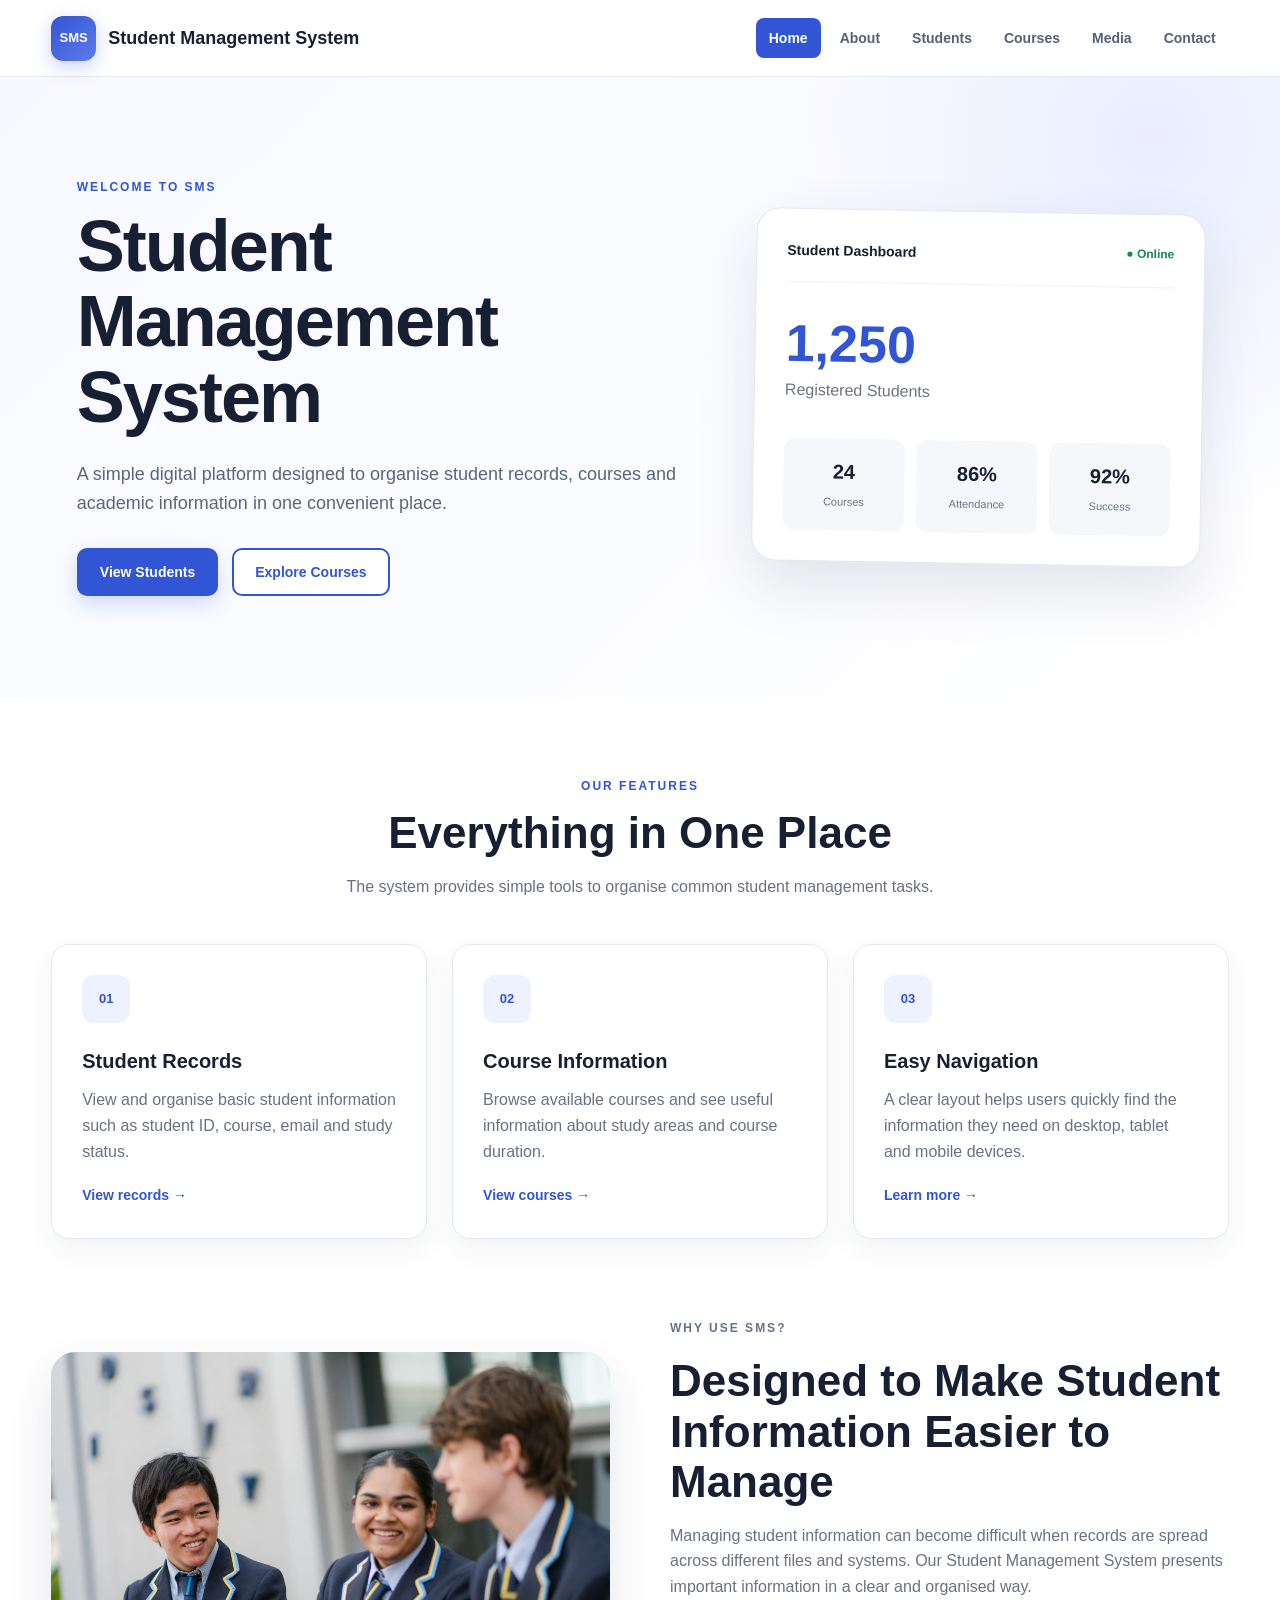
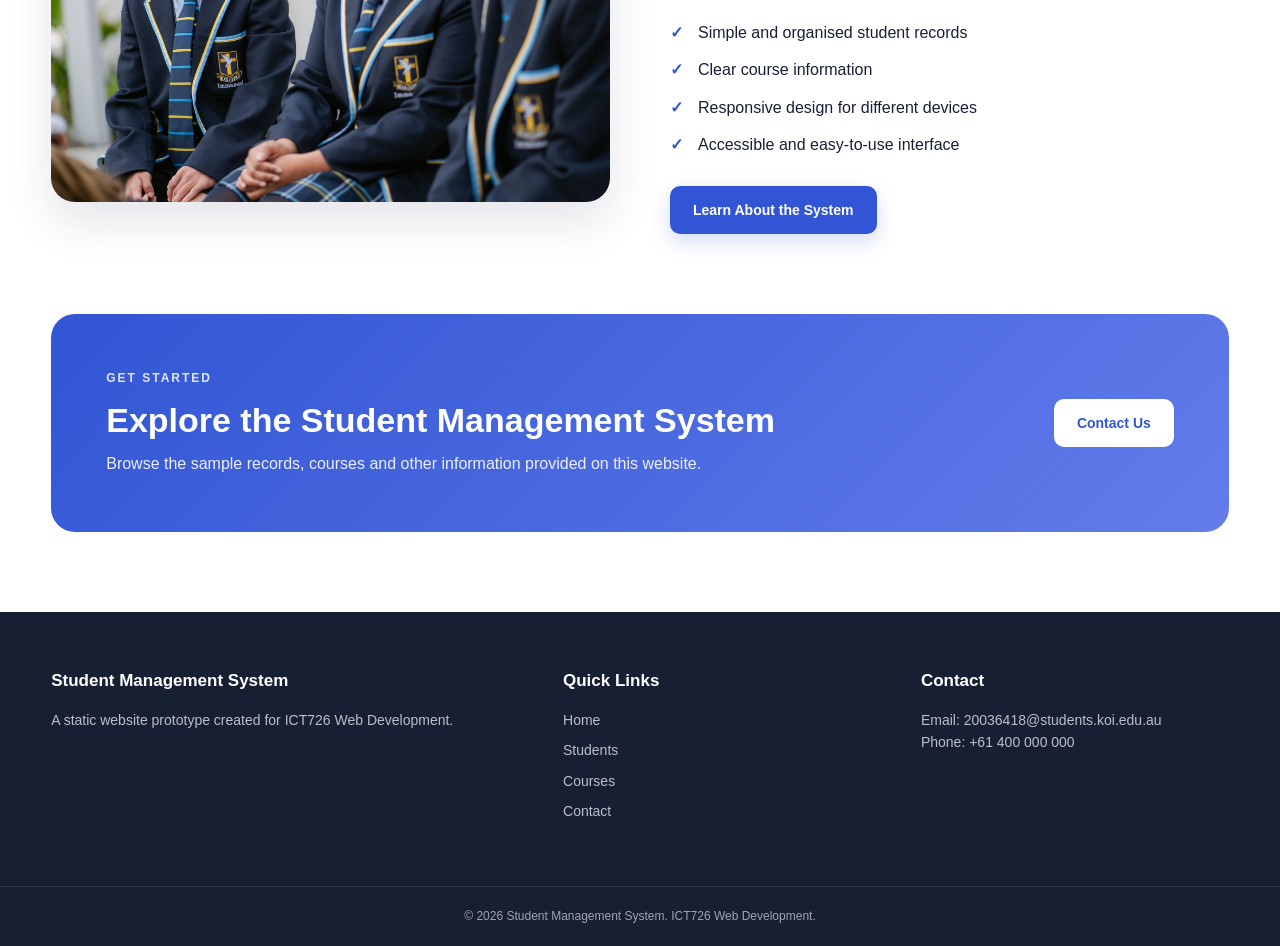
<file: index.html>
<!DOCTYPE html>
<html lang="en">
<head>
    <meta charset="UTF-8">
    <meta name="viewport" content="width=device-width, initial-scale=1.0">
    <meta name="description" content="Student Management System for managing student records, courses and academic information.">
    <title>Student Management System | Home</title>
    <link rel="stylesheet" href="css/style.css">
</head>

<body>

<header class="site-header">
    <div class="header-container">

        <a href="index.html" class="logo" aria-label="Student Management System home">
            <span class="logo-icon">SMS</span>
            <span>Student Management System</span>
        </a>

        <nav class="main-nav" aria-label="Main navigation">
            <a href="index.html" class="active">Home</a>
            <a href="about.html">About</a>
            <a href="students.html">Students</a>
            <a href="courses.html">Courses</a>
            <a href="media.html">Media</a>
            <a href="contact.html">Contact</a>
        </nav>

    </div>
</header>

<main>

    <section class="hero">
        <div class="hero-content">

            <p class="hero-label">WELCOME TO SMS</p>

            <h1>Student Management System</h1>

            <p>
                A simple digital platform designed to organise student records,
                courses and academic information in one convenient place.
            </p>

            <div class="hero-buttons">
                <a href="students.html" class="btn btn-primary">View Students</a>
                <a href="courses.html" class="btn btn-secondary">Explore Courses</a>
            </div>

        </div>

        <div class="hero-card" aria-label="Student management dashboard preview">
            <div class="dashboard-top">
                <span>Student Dashboard</span>
                <span class="status-dot">● Online</span>
            </div>

            <div class="dashboard-number">
                <strong>1,250</strong>
                <span>Registered Students</span>
            </div>

            <div class="mini-stats">
                <div>
                    <strong>24</strong>
                    <span>Courses</span>
                </div>

                <div>
                    <strong>86%</strong>
                    <span>Attendance</span>
                </div>

                <div>
                    <strong>92%</strong>
                    <span>Success</span>
                </div>
            </div>
        </div>
    </section>


    <section class="section">

        <div class="section-heading">
            <p class="section-label">OUR FEATURES</p>
            <h2>Everything in One Place</h2>
            <p>
                The system provides simple tools to organise common student
                management tasks.
            </p>
        </div>

        <div class="feature-grid">

            <article class="feature-card">
                <div class="feature-icon">01</div>
                <h3>Student Records</h3>
                <p>
                    View and organise basic student information such as
                    student ID, course, email and study status.
                </p>
                <a href="students.html">View records →</a>
            </article>

            <article class="feature-card">
                <div class="feature-icon">02</div>
                <h3>Course Information</h3>
                <p>
                    Browse available courses and see useful information
                    about study areas and course duration.
                </p>
                <a href="courses.html">View courses →</a>
            </article>

            <article class="feature-card">
                <div class="feature-icon">03</div>
                <h3>Easy Navigation</h3>
                <p>
                    A clear layout helps users quickly find the information
                    they need on desktop, tablet and mobile devices.
                </p>
                <a href="about.html">Learn more →</a>
            </article>

        </div>

    </section>


    <section class="information-section">

        <div class="information-image">
            <img src="images/students.jpg"
                 alt="Students studying together in a learning environment">
        </div>

        <div class="information-content">
            <p class="section-label">WHY USE SMS?</p>

            <h2>Designed to Make Student Information Easier to Manage</h2>

            <p>
                Managing student information can become difficult when records
                are spread across different files and systems. Our Student
                Management System presents important information in a clear
                and organised way.
            </p>

            <ul class="check-list">
                <li>Simple and organised student records</li>
                <li>Clear course information</li>
                <li>Responsive design for different devices</li>
                <li>Accessible and easy-to-use interface</li>
            </ul>

            <a href="about.html" class="btn btn-primary">Learn About the System</a>
        </div>

    </section>


    <section class="cta-section">

        <div>
            <p class="section-label">GET STARTED</p>
            <h2>Explore the Student Management System</h2>
            <p>
                Browse the sample records, courses and other information
                provided on this website.
            </p>
        </div>

        <a href="contact.html" class="btn btn-light">Contact Us</a>

    </section>

</main>


<footer class="site-footer">

    <div class="footer-container">

        <div>
            <h3>Student Management System</h3>
            <p>
                A static website prototype created for ICT726 Web Development.
            </p>
        </div>

        <div>
            <h3>Quick Links</h3>
            <a href="index.html">Home</a>
            <a href="students.html">Students</a>
            <a href="courses.html">Courses</a>
            <a href="contact.html">Contact</a>
        </div>

        <div>
            <h3>Contact</h3>
            <p>Email: 20036418@students.koi.edu.au</p>
            <p>Phone: +61 400 000 000</p>
        </div>

    </div>

    <div class="footer-bottom">
        <p>&copy; 2026 Student Management System. ICT726 Web Development.</p>
    </div>

</footer>

<script src="js/script.js"></script>

</body>
</html>
</file>
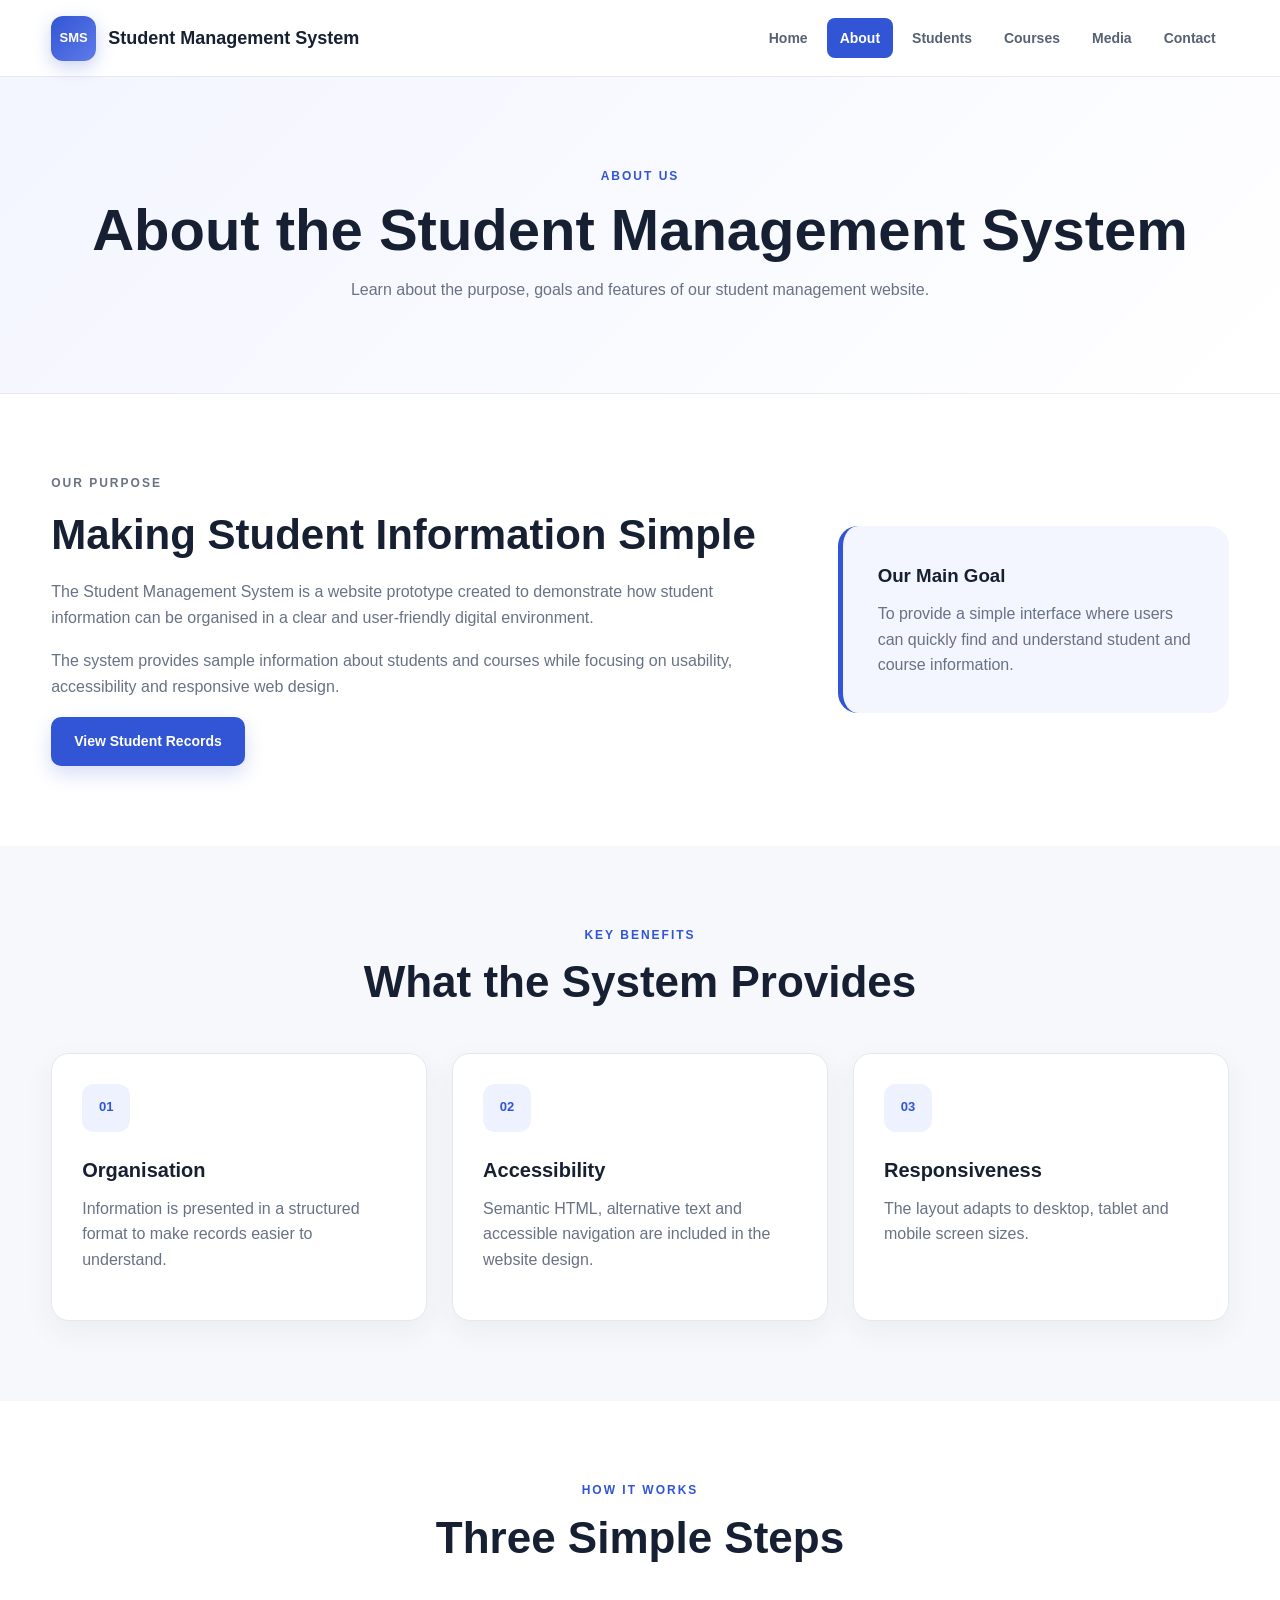
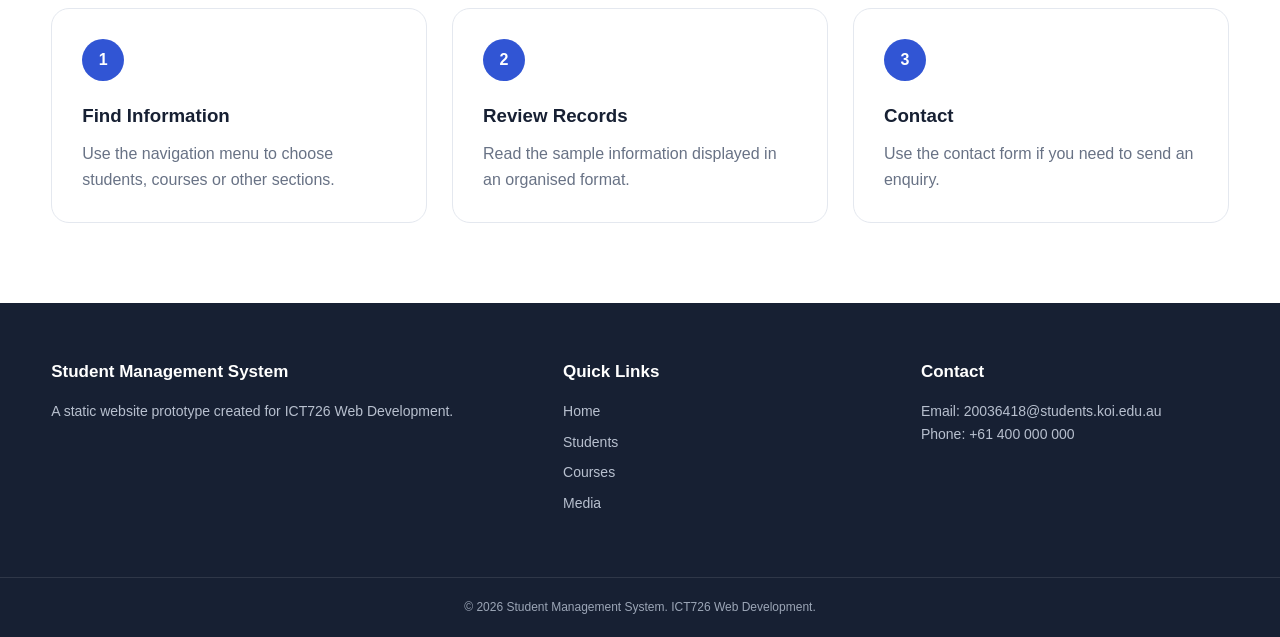
<file: about.html>
<!DOCTYPE html>
<html lang="en">
<head>
    <meta charset="UTF-8">
    <meta name="viewport" content="width=device-width, initial-scale=1.0">
    <meta name="description" content="Learn about the Student Management System and its main purpose and features.">
    <title>Student Management System | About</title>
    <link rel="stylesheet" href="css/style.css">
</head>

<body>

<header class="site-header">
    <div class="header-container">

        <a href="index.html" class="logo" aria-label="Student Management System home">
            <span class="logo-icon">SMS</span>
            <span>Student Management System</span>
        </a>

        <nav class="main-nav" aria-label="Main navigation">
            <a href="index.html">Home</a>
            <a href="about.html" class="active">About</a>
            <a href="students.html">Students</a>
            <a href="courses.html">Courses</a>
            <a href="media.html">Media</a>
            <a href="contact.html">Contact</a>
        </nav>

    </div>
</header>


<main>

    <section class="page-banner">
        <p class="section-label">ABOUT US</p>
        <h1>About the Student Management System</h1>
        <p>
            Learn about the purpose, goals and features of our student
            management website.
        </p>
    </section>


    <section class="section two-column">

        <div>
            <p class="section-label">OUR PURPOSE</p>
            <h2>Making Student Information Simple</h2>

            <p>
                The Student Management System is a website prototype created
                to demonstrate how student information can be organised in
                a clear and user-friendly digital environment.
            </p>

            <p>
                The system provides sample information about students and
                courses while focusing on usability, accessibility and
                responsive web design.
            </p>

            <a href="students.html" class="btn btn-primary">
                View Student Records
            </a>
        </div>

        <div class="info-box">
            <h3>Our Main Goal</h3>
            <p>
                To provide a simple interface where users can quickly find
                and understand student and course information.
            </p>
        </div>

    </section>


    <section class="section light-section">

        <div class="section-heading">
            <p class="section-label">KEY BENEFITS</p>
            <h2>What the System Provides</h2>
        </div>

        <div class="feature-grid">

            <article class="feature-card">
                <div class="feature-icon">01</div>
                <h3>Organisation</h3>
                <p>
                    Information is presented in a structured format to make
                    records easier to understand.
                </p>
            </article>

            <article class="feature-card">
                <div class="feature-icon">02</div>
                <h3>Accessibility</h3>
                <p>
                    Semantic HTML, alternative text and accessible navigation
                    are included in the website design.
                </p>
            </article>

            <article class="feature-card">
                <div class="feature-icon">03</div>
                <h3>Responsiveness</h3>
                <p>
                    The layout adapts to desktop, tablet and mobile screen
                    sizes.
                </p>
            </article>

        </div>

    </section>


    <section class="section">

        <div class="section-heading">
            <p class="section-label">HOW IT WORKS</p>
            <h2>Three Simple Steps</h2>
        </div>

        <div class="steps-grid">

            <article class="step-card">
                <span>1</span>
                <h3>Find Information</h3>
                <p>
                    Use the navigation menu to choose students, courses or
                    other sections.
                </p>
            </article>

            <article class="step-card">
                <span>2</span>
                <h3>Review Records</h3>
                <p>
                    Read the sample information displayed in an organised
                    format.
                </p>
            </article>

            <article class="step-card">
                <span>3</span>
                <h3>Contact</h3>
                <p>
                    Use the contact form if you need to send an enquiry.
                </p>
            </article>

        </div>

    </section>

</main>


<footer class="site-footer">

    <div class="footer-container">

        <div>
            <h3>Student Management System</h3>
            <p>
                A static website prototype created for ICT726 Web Development.
            </p>
        </div>

        <div>
            <h3>Quick Links</h3>
            <a href="index.html">Home</a>
            <a href="students.html">Students</a>
            <a href="courses.html">Courses</a>
            <a href="media.html">Media</a>
        </div>

        <div>
            <h3>Contact</h3>
            <p>Email: 20036418@students.koi.edu.au</p>
            <p>Phone: +61 400 000 000</p>
        </div>

    </div>

    <div class="footer-bottom">
        <p>&copy; 2026 Student Management System. ICT726 Web Development.</p>
    </div>

</footer>

<script src="js/script.js"></script>

</body>
</html>
</file>
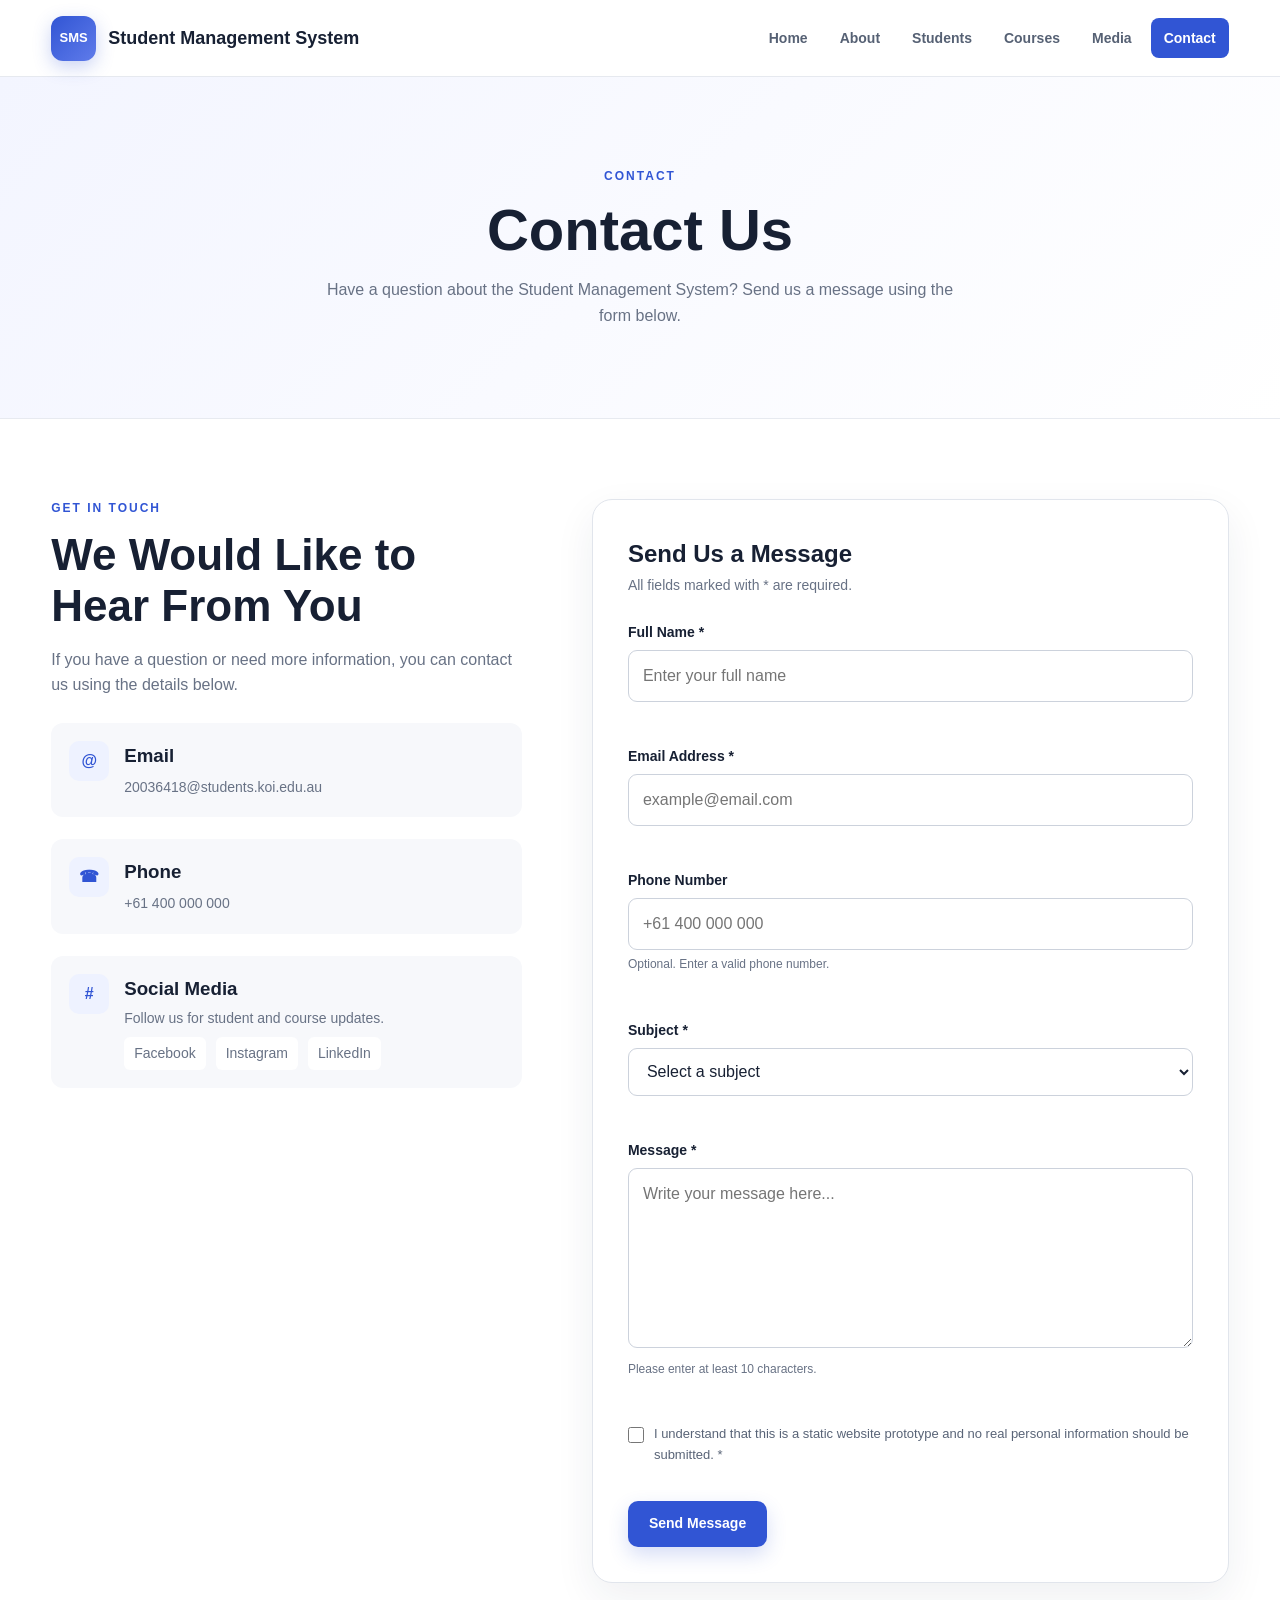
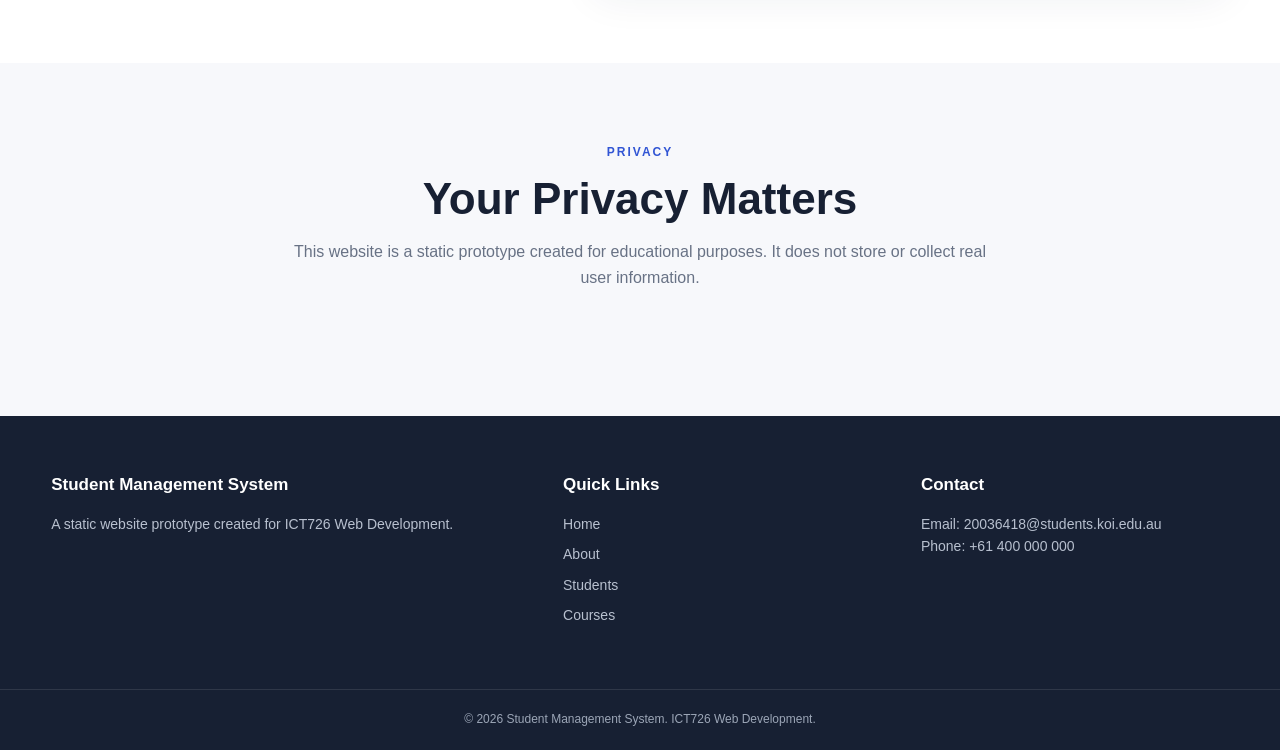
<file: contact.html>
<!DOCTYPE html>
<html lang="en">

<head>
    <meta charset="UTF-8">
    <meta name="viewport" content="width=device-width, initial-scale=1.0">

    <meta name="description"
        content="Contact the Student Management System using our accessible contact form.">

    <title>Student Management System | Contact</title>

    <link rel="stylesheet" href="css/style.css">
</head>

<body>

<header class="site-header">

    <div class="header-container">

        <a href="index.html"
           class="logo"
           aria-label="Student Management System home">

            <span class="logo-icon">SMS</span>
            <span>Student Management System</span>

        </a>

        <nav class="main-nav" aria-label="Main navigation">

            <a href="index.html">Home</a>
            <a href="about.html">About</a>
            <a href="students.html">Students</a>
            <a href="courses.html">Courses</a>
            <a href="media.html">Media</a>
            <a href="contact.html" class="active">Contact</a>

        </nav>

    </div>

</header>


<main>

    <!-- Page banner -->

    <section class="page-banner">

        <p class="section-label">CONTACT</p>

        <h1>Contact Us</h1>

        <p>
            Have a question about the Student Management System?
            Send us a message using the form below.
        </p>

    </section>


    <!-- Contact section -->

    <section class="section contact-section">

        <div class="contact-information">

            <p class="section-label">
                GET IN TOUCH
            </p>

            <h2>
                We Would Like to Hear From You
            </h2>

            <p>
                If you have a question or need more information,
                you can contact us using the details below.
            </p>


            <div class="contact-card">

                <div class="contact-icon">
                    @
                </div>

                <div>

                    <h3>Email</h3>

                    <a href="mailto:info@sms-example.com">
                        20036418@students.koi.edu.au
                    </a>

                </div>

            </div>


            <div class="contact-card">

                <div class="contact-icon">
                    ☎
                </div>

                <div>

                    <h3>Phone</h3>

                    <a href="tel:+61400000000">
                        +61 400 000 000
                    </a>

                </div>

            </div>


            <div class="contact-card">

                <div class="contact-icon">
                    #
                </div>

                <div>

                    <h3>Social Media</h3>

                    <p>
                        Follow us for student and course updates.
                    </p>

                    <div class="social-links">

                        <a href="https://www.facebook.com/"
                           target="_blank"
                           rel="noopener noreferrer"
                           aria-label="Visit our Facebook page">

                            Facebook

                        </a>

                        <a href="https://www.instagram.com/"
                           target="_blank"
                           rel="noopener noreferrer"
                           aria-label="Visit our Instagram page">

                            Instagram

                        </a>

                        <a href="https://www.linkedin.com/"
                           target="_blank"
                           rel="noopener noreferrer"
                           aria-label="Visit our LinkedIn page">

                            LinkedIn

                        </a>

                    </div>

                </div>

            </div>

        </div>


        <!-- Contact form -->

        <div class="contact-form-container">

            <h2>
                Send Us a Message
            </h2>

            <p>
                All fields marked with
                <span aria-hidden="true">*</span>
                are required.
            </p>


            <form
                id="contactForm"
                action="#"
                method="post"
                novalidate>


                <!-- Full name -->

                <div class="form-group">

                    <label for="fullName">
                        Full Name
                        <span aria-hidden="true">*</span>
                    </label>

                    <input
                        type="text"
                        id="fullName"
                        name="fullName"
                        placeholder="Enter your full name"
                        minlength="2"
                        maxlength="60"
                        required
                        autocomplete="name"
                        aria-describedby="nameError">

                    <small
                        id="nameError"
                        class="error-message"
                        aria-live="polite">
                    </small>

                </div>


                <!-- Email -->

                <div class="form-group">

                    <label for="email">
                        Email Address
                        <span aria-hidden="true">*</span>
                    </label>

                    <input
                        type="email"
                        id="email"
                        name="email"
                        placeholder="example@email.com"
                        required
                        autocomplete="email"
                        aria-describedby="emailError">

                    <small
                        id="emailError"
                        class="error-message"
                        aria-live="polite">
                    </small>

                </div>


                <!-- Phone -->

                <div class="form-group">

                    <label for="phone">
                        Phone Number
                    </label>

                    <input
                        type="tel"
                        id="phone"
                        name="phone"
                        placeholder="+61 400 000 000"
                        pattern="[0-9+\s()-]{8,20}"
                        autocomplete="tel"
                        aria-describedby="phoneHelp phoneError">

                    <small
                        id="phoneHelp"
                        class="form-help">

                        Optional. Enter a valid phone number.

                    </small>

                    <small
                        id="phoneError"
                        class="error-message"
                        aria-live="polite">
                    </small>

                </div>


                <!-- Subject -->

                <div class="form-group">

                    <label for="subject">
                        Subject
                        <span aria-hidden="true">*</span>
                    </label>

                    <select
                        id="subject"
                        name="subject"
                        required
                        aria-describedby="subjectError">

                        <option value="">
                            Select a subject
                        </option>

                        <option value="student">
                            Student Information
                        </option>

                        <option value="course">
                            Course Information
                        </option>

                        <option value="technical">
                            Technical Support
                        </option>

                        <option value="general">
                            General Enquiry
                        </option>

                    </select>

                    <small
                        id="subjectError"
                        class="error-message"
                        aria-live="polite">
                    </small>

                </div>


                <!-- Message -->

                <div class="form-group">

                    <label for="message">
                        Message
                        <span aria-hidden="true">*</span>
                    </label>

                    <textarea
                        id="message"
                        name="message"
                        rows="6"
                        minlength="10"
                        maxlength="500"
                        placeholder="Write your message here..."
                        required
                        aria-describedby="messageHelp messageError"></textarea>

                    <small
                        id="messageHelp"
                        class="form-help">

                        Please enter at least 10 characters.

                    </small>

                    <small
                        id="messageError"
                        class="error-message"
                        aria-live="polite">
                    </small>

                </div>


                <!-- Privacy notice -->

                <div class="privacy-notice">

                    <input
                        type="checkbox"
                        id="privacy"
                        name="privacy"
                        required
                        aria-describedby="privacyError">

                    <label for="privacy">
                        I understand that this is a static website
                        prototype and no real personal information
                        should be submitted.
                        <span aria-hidden="true">*</span>
                    </label>

                </div>

                <small
                    id="privacyError"
                    class="error-message"
                    aria-live="polite">
                </small>


                <!-- Submit -->

                <button
                    type="submit"
                    class="btn btn-primary form-submit">

                    Send Message

                </button>


                <!-- Form feedback -->

                <div
                    id="formFeedback"
                    class="form-feedback"
                    role="status"
                    aria-live="polite"
                    tabindex="-1">
                </div>

            </form>

        </div>

    </section>


    <!-- Privacy section -->

    <section class="section light-section">

        <div class="section-heading">

            <p class="section-label">
                PRIVACY
            </p>

            <h2>
                Your Privacy Matters
            </h2>

            <p>
                This website is a static prototype created for
                educational purposes. It does not store or collect
                real user information.
            </p>

        </div>

    </section>

</main>


<footer class="site-footer">

    <div class="footer-container">

        <div>

            <h3>
                Student Management System
            </h3>

            <p>
                A static website prototype created for
                ICT726 Web Development.
            </p>

        </div>


        <div>

            <h3>Quick Links</h3>

            <a href="index.html">Home</a>
            <a href="about.html">About</a>
            <a href="students.html">Students</a>
            <a href="courses.html">Courses</a>

        </div>


        <div>

            <h3>Contact</h3>

            <p>
                Email: 20036418@students.koi.edu.au
            </p>

            <p>
                Phone: +61 400 000 000
            </p>

        </div>

    </div>


    <div class="footer-bottom">

        <p>
            &copy; 2026 Student Management System.
            ICT726 Web Development.
        </p>

    </div>

</footer>


<script src="js/script.js"></script>

</body>

</html>
</file>
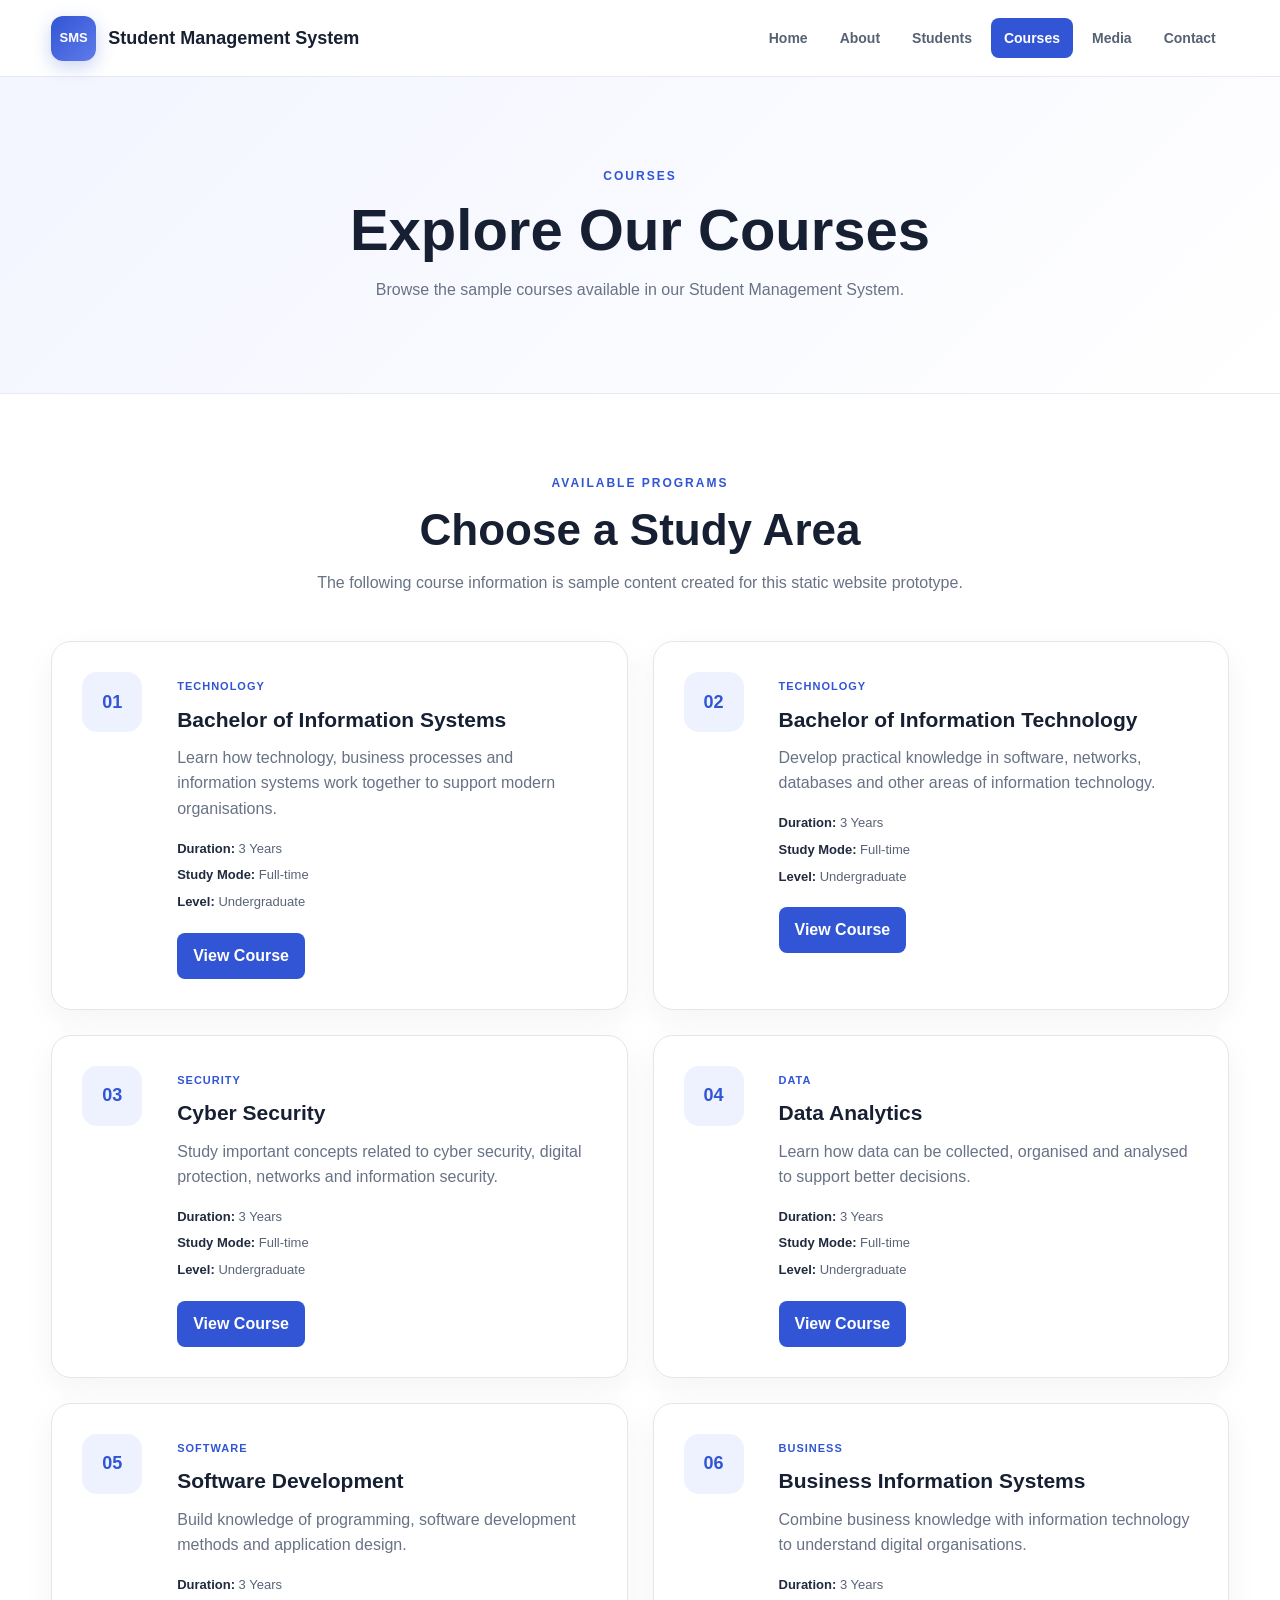
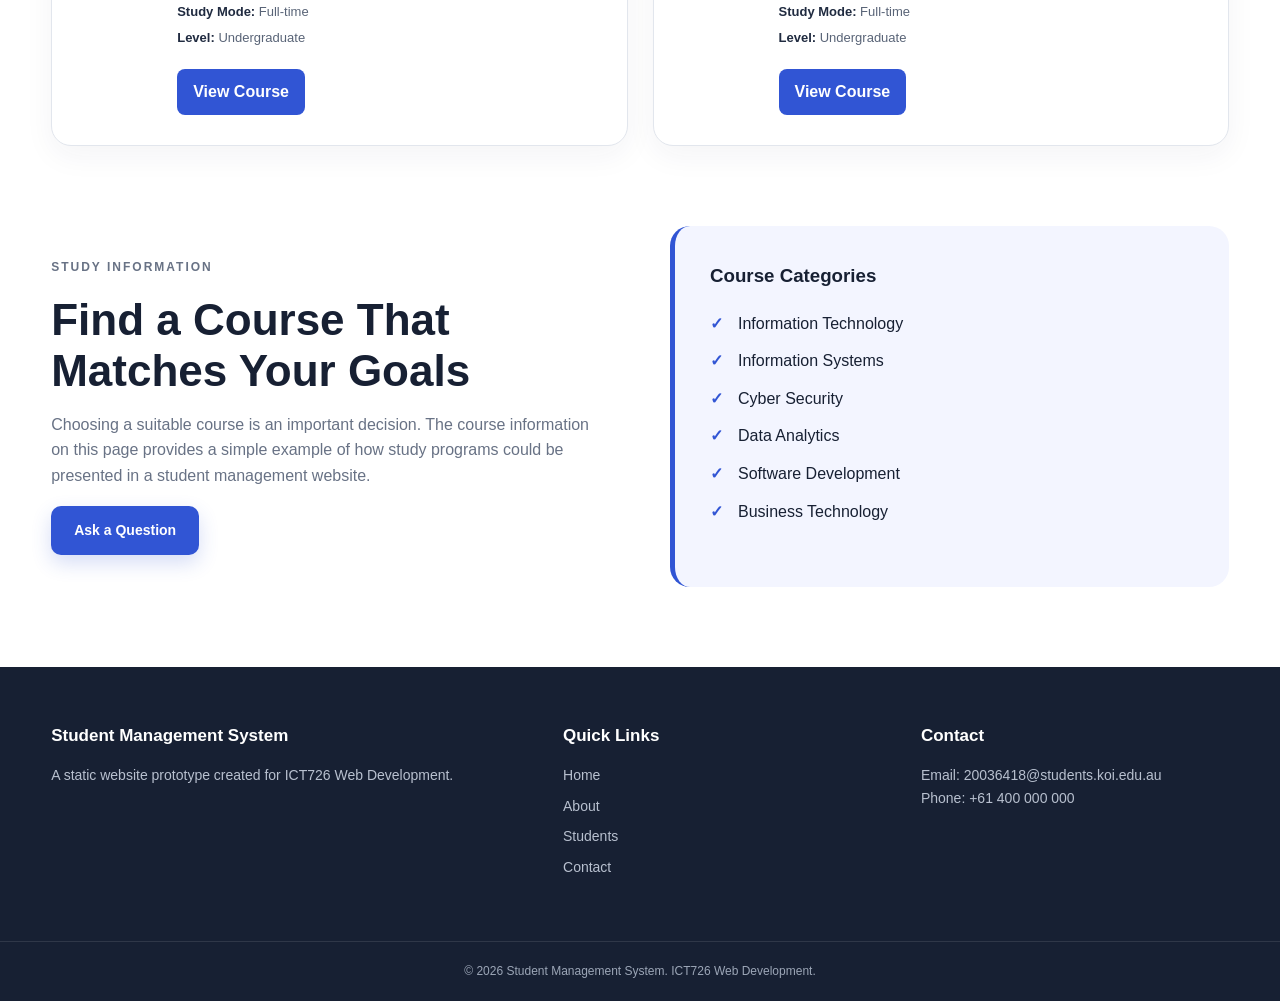
<file: courses.html>
<!DOCTYPE html>
<html lang="en">

<head>
    <meta charset="UTF-8">
    <meta name="viewport" content="width=device-width, initial-scale=1.0">

    <meta name="description"
        content="Explore courses available through the Student Management System.">

    <title>Student Management System | Courses</title>

    <link rel="stylesheet" href="css/style.css">
</head>

<body>

<header class="site-header">

    <div class="header-container">

        <a href="index.html"
           class="logo"
           aria-label="Student Management System home">

            <span class="logo-icon">SMS</span>
            <span>Student Management System</span>

        </a>

        <nav class="main-nav" aria-label="Main navigation">

            <a href="index.html">Home</a>

            <a href="about.html">About</a>

            <a href="students.html">Students</a>

            <a href="courses.html" class="active">Courses</a>

            <a href="media.html">Media</a>

            <a href="contact.html">Contact</a>

        </nav>

    </div>

</header>


<main>

    <!-- Page introduction -->

    <section class="page-banner">

        <p class="section-label">COURSES</p>

        <h1>Explore Our Courses</h1>

        <p>
            Browse the sample courses available in our
            Student Management System.
        </p>

    </section>


    <!-- Course section -->

    <section class="section">

        <div class="section-heading">

            <p class="section-label">AVAILABLE PROGRAMS</p>

            <h2>Choose a Study Area</h2>

            <p>
                The following course information is sample content
                created for this static website prototype.
            </p>

        </div>


        <div class="course-grid">

            <!-- Course 1 -->

            <article class="course-card">

                <div class="course-number">
                    01
                </div>

                <div class="course-content">

                    <span class="course-tag">
                        Technology
                    </span>

                    <h3>
                        Bachelor of Information Systems
                    </h3>

                    <p>
                        Learn how technology, business processes and
                        information systems work together to support
                        modern organisations.
                    </p>

                    <ul class="course-details">

                        <li>
                            <strong>Duration:</strong>
                            3 Years
                        </li>

                        <li>
                            <strong>Study Mode:</strong>
                            Full-time
                        </li>

                        <li>
                            <strong>Level:</strong>
                            Undergraduate
                        </li>

                    </ul>

                    <button
                        type="button"
                        class="course-button"
                        onclick="showCourseMessage('Bachelor of Information Systems')">

                        View Course

                    </button>

                </div>

            </article>


            <!-- Course 2 -->

            <article class="course-card">

                <div class="course-number">
                    02
                </div>

                <div class="course-content">

                    <span class="course-tag">
                        Technology
                    </span>

                    <h3>
                        Bachelor of Information Technology
                    </h3>

                    <p>
                        Develop practical knowledge in software,
                        networks, databases and other areas of
                        information technology.
                    </p>

                    <ul class="course-details">

                        <li>
                            <strong>Duration:</strong>
                            3 Years
                        </li>

                        <li>
                            <strong>Study Mode:</strong>
                            Full-time
                        </li>

                        <li>
                            <strong>Level:</strong>
                            Undergraduate
                        </li>

                    </ul>

                    <button
                        type="button"
                        class="course-button"
                        onclick="showCourseMessage('Bachelor of Information Technology')">

                        View Course

                    </button>

                </div>

            </article>


            <!-- Course 3 -->

            <article class="course-card">

                <div class="course-number">
                    03
                </div>

                <div class="course-content">

                    <span class="course-tag">
                        Security
                    </span>

                    <h3>
                        Cyber Security
                    </h3>

                    <p>
                        Study important concepts related to cyber
                        security, digital protection, networks and
                        information security.
                    </p>

                    <ul class="course-details">

                        <li>
                            <strong>Duration:</strong>
                            3 Years
                        </li>

                        <li>
                            <strong>Study Mode:</strong>
                            Full-time
                        </li>

                        <li>
                            <strong>Level:</strong>
                            Undergraduate
                        </li>

                    </ul>

                    <button
                        type="button"
                        class="course-button"
                        onclick="showCourseMessage('Cyber Security')">

                        View Course

                    </button>

                </div>

            </article>


            <!-- Course 4 -->

            <article class="course-card">

                <div class="course-number">
                    04
                </div>

                <div class="course-content">

                    <span class="course-tag">
                        Data
                    </span>

                    <h3>
                        Data Analytics
                    </h3>

                    <p>
                        Learn how data can be collected, organised
                        and analysed to support better decisions.
                    </p>

                    <ul class="course-details">

                        <li>
                            <strong>Duration:</strong>
                            3 Years
                        </li>

                        <li>
                            <strong>Study Mode:</strong>
                            Full-time
                        </li>

                        <li>
                            <strong>Level:</strong>
                            Undergraduate
                        </li>

                    </ul>

                    <button
                        type="button"
                        class="course-button"
                        onclick="showCourseMessage('Data Analytics')">

                        View Course

                    </button>

                </div>

            </article>


            <!-- Course 5 -->

            <article class="course-card">

                <div class="course-number">
                    05
                </div>

                <div class="course-content">

                    <span class="course-tag">
                        Software
                    </span>

                    <h3>
                        Software Development
                    </h3>

                    <p>
                        Build knowledge of programming, software
                        development methods and application design.
                    </p>

                    <ul class="course-details">

                        <li>
                            <strong>Duration:</strong>
                            3 Years
                        </li>

                        <li>
                            <strong>Study Mode:</strong>
                            Full-time
                        </li>

                        <li>
                            <strong>Level:</strong>
                            Undergraduate
                        </li>

                    </ul>

                    <button
                        type="button"
                        class="course-button"
                        onclick="showCourseMessage('Software Development')">

                        View Course

                    </button>

                </div>

            </article>


            <!-- Course 6 -->

            <article class="course-card">

                <div class="course-number">
                    06
                </div>

                <div class="course-content">

                    <span class="course-tag">
                        Business
                    </span>

                    <h3>
                        Business Information Systems
                    </h3>

                    <p>
                        Combine business knowledge with information
                        technology to understand digital organisations.
                    </p>

                    <ul class="course-details">

                        <li>
                            <strong>Duration:</strong>
                            3 Years
                        </li>

                        <li>
                            <strong>Study Mode:</strong>
                            Full-time
                        </li>

                        <li>
                            <strong>Level:</strong>
                            Undergraduate
                        </li>

                    </ul>

                    <button
                        type="button"
                        class="course-button"
                        onclick="showCourseMessage('Business Information Systems')">

                        View Course

                    </button>

                </div>

            </article>

        </div>

    </section>


    <!-- Course information -->

    <section class="information-section">

        <div class="information-content">

            <p class="section-label">
                STUDY INFORMATION
            </p>

            <h2>
                Find a Course That Matches Your Goals
            </h2>

            <p>
                Choosing a suitable course is an important decision.
                The course information on this page provides a simple
                example of how study programs could be presented in
                a student management website.
            </p>

            <a href="contact.html"
               class="btn btn-primary">

                Ask a Question

            </a>

        </div>


        <div class="info-box">

            <h3>Course Categories</h3>

            <ul class="check-list">

                <li>Information Technology</li>

                <li>Information Systems</li>

                <li>Cyber Security</li>

                <li>Data Analytics</li>

                <li>Software Development</li>

                <li>Business Technology</li>

            </ul>

        </div>

    </section>


    <!-- Course message -->

    <div
        id="courseMessage"
        class="course-message"
        role="status"
        aria-live="polite">

    </div>

</main>


<footer class="site-footer">

    <div class="footer-container">

        <div>

            <h3>
                Student Management System
            </h3>

            <p>
                A static website prototype created for
                ICT726 Web Development.
            </p>

        </div>


        <div>

            <h3>Quick Links</h3>

            <a href="index.html">Home</a>

            <a href="about.html">About</a>

            <a href="students.html">Students</a>

            <a href="contact.html">Contact</a>

        </div>


        <div>

            <h3>Contact</h3>

            <p>
                Email: 20036418@students.koi.edu.au
            </p>

            <p>
                Phone: +61 400 000 000
            </p>

        </div>

    </div>


    <div class="footer-bottom">

        <p>
            &copy; 2026 Student Management System.
            ICT726 Web Development.
        </p>

    </div>

</footer>


<script src="js/script.js"></script>

</body>

</html>
</file>
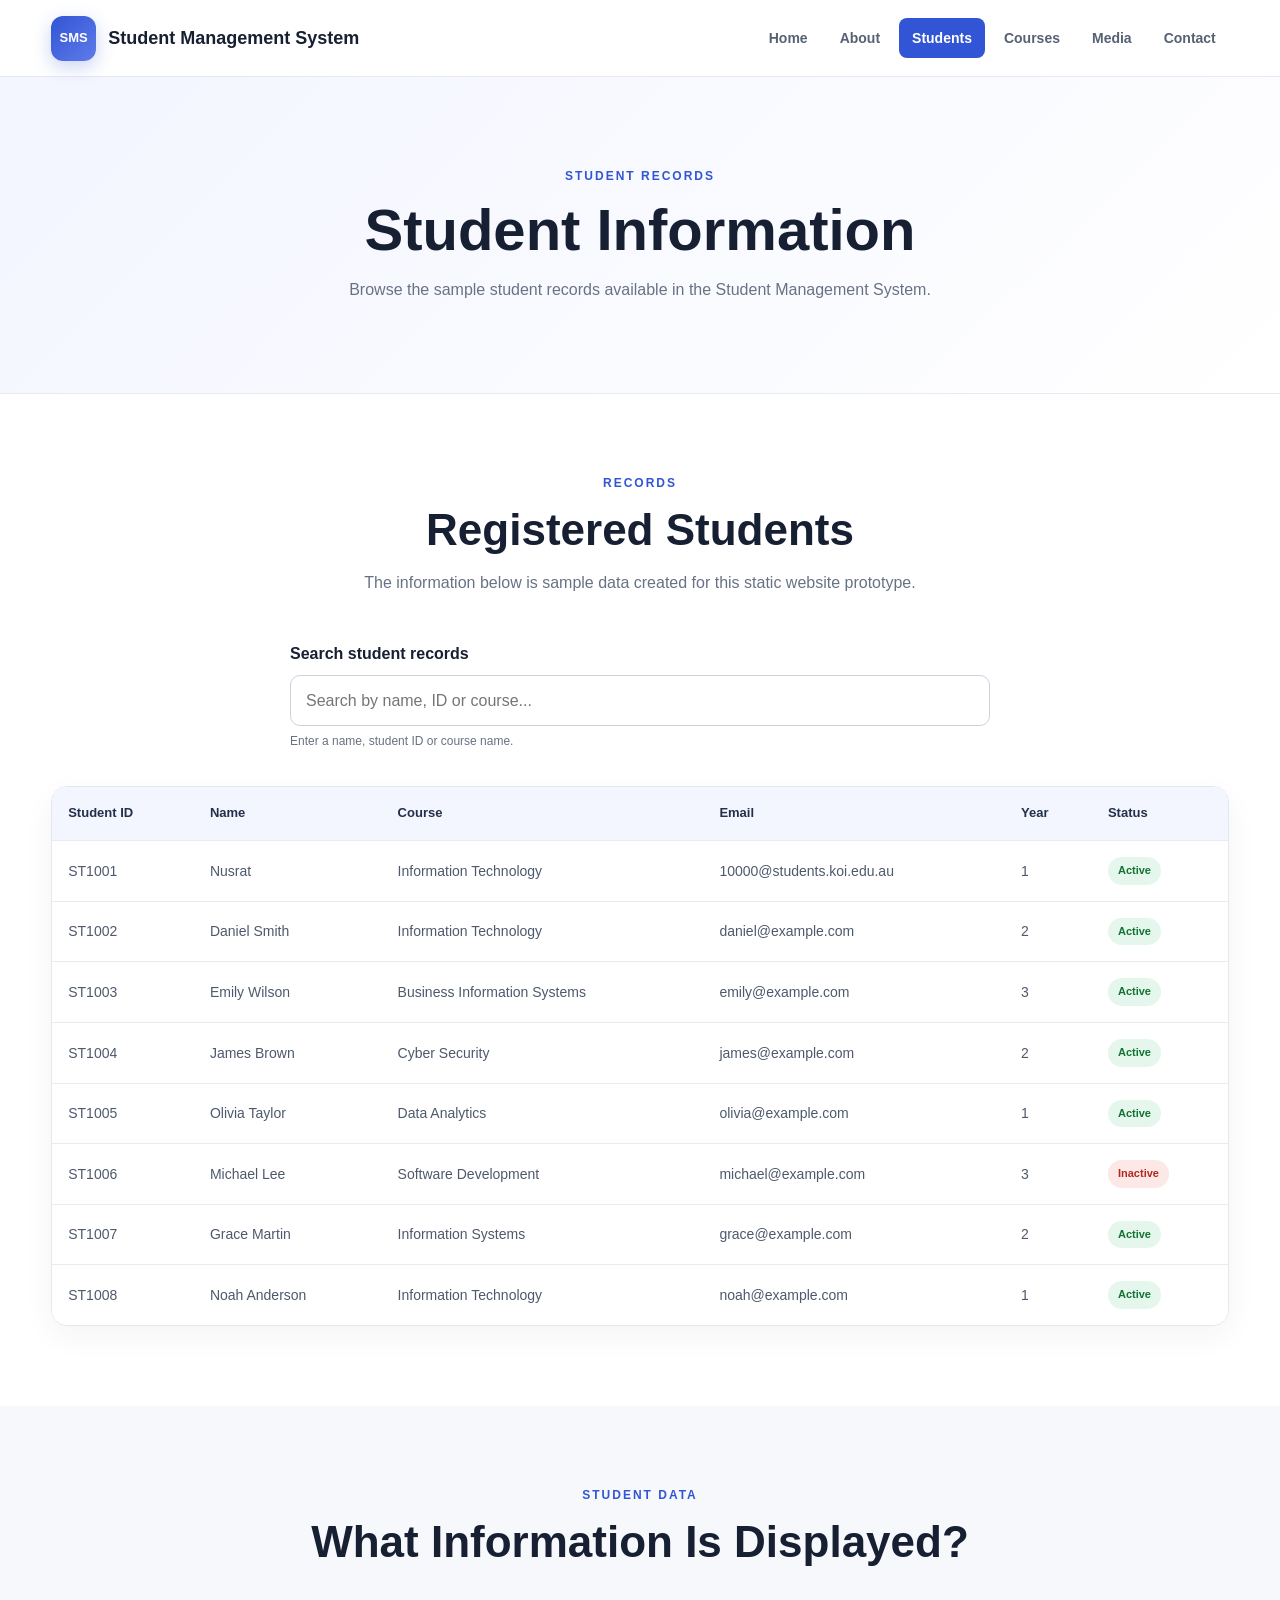
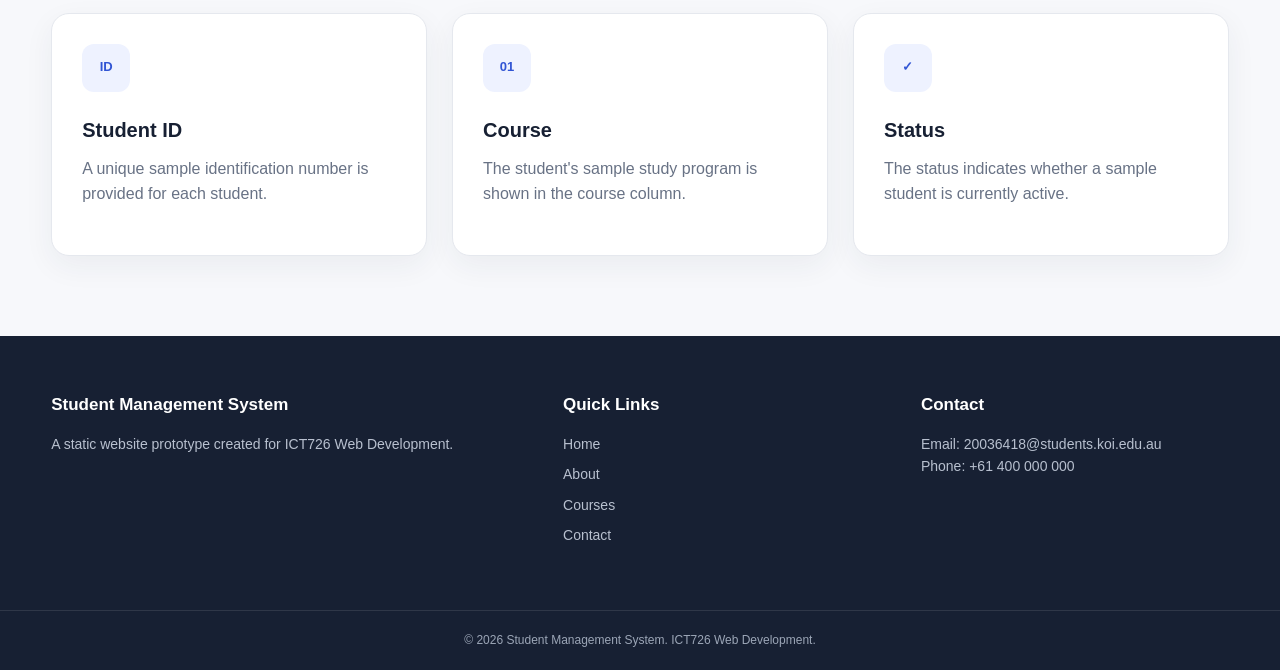
<file: students.html>
<!DOCTYPE html>
<html lang="en">
<head>
    <meta charset="UTF-8">
    <meta name="viewport" content="width=device-width, initial-scale=1.0">

    <meta name="description"
          content="View sample student records in the Student Management System.">

    <title>Student Management System | Students</title>

    <link rel="stylesheet" href="css/style.css">
</head>

<body>

<header class="site-header">

    <div class="header-container">

        <a href="index.html"
           class="logo"
           aria-label="Student Management System home">

            <span class="logo-icon">SMS</span>
            <span>Student Management System</span>

        </a>

        <nav class="main-nav" aria-label="Main navigation">

            <a href="index.html">Home</a>

            <a href="about.html">About</a>

            <a href="students.html" class="active">Students</a>

            <a href="courses.html">Courses</a>

            <a href="media.html">Media</a>

            <a href="contact.html">Contact</a>

        </nav>

    </div>

</header>


<main>

    <section class="page-banner">

        <p class="section-label">STUDENT RECORDS</p>

        <h1>Student Information</h1>

        <p>
            Browse the sample student records available in the
            Student Management System.
        </p>

    </section>


    <section class="section">

        <div class="section-heading">

            <p class="section-label">RECORDS</p>

            <h2>Registered Students</h2>

            <p>
                The information below is sample data created for
                this static website prototype.
            </p>

        </div>


        <!-- Search box -->

        <div class="search-area">

            <label for="studentSearch">
                Search student records
            </label>

            <input
                type="search"
                id="studentSearch"
                placeholder="Search by name, ID or course..."
                aria-describedby="searchHelp">

            <p id="searchHelp" class="form-help">
                Enter a name, student ID or course name.
            </p>

        </div>


        <!-- Student table -->

        <div class="table-wrapper">

            <table class="student-table">

                <caption>
                    Sample registered student records
                </caption>

                <thead>

                    <tr>

                        <th scope="col">Student ID</th>

                        <th scope="col">Name</th>

                        <th scope="col">Course</th>

                        <th scope="col">Email</th>

                        <th scope="col">Year</th>

                        <th scope="col">Status</th>

                    </tr>

                </thead>

                <tbody id="studentTableBody">

                    <tr>

                        <td>ST1001</td>

                        <td>Nusrat</td>

                        <td>Information Technology</td>

                        <td>10000@students.koi.edu.au</td>

                        <td>1</td>

                        <td>
                            <span class="status active-status">
                                Active
                            </span>
                        </td>

                    </tr>


                    <tr>

                        <td>ST1002</td>

                        <td>Daniel Smith</td>

                        <td>Information Technology</td>

                        <td>daniel@example.com</td>

                        <td>2</td>

                        <td>
                            <span class="status active-status">
                                Active
                            </span>
                        </td>

                    </tr>


                    <tr>

                        <td>ST1003</td>

                        <td>Emily Wilson</td>

                        <td>Business Information Systems</td>

                        <td>emily@example.com</td>

                        <td>3</td>

                        <td>
                            <span class="status active-status">
                                Active
                            </span>
                        </td>

                    </tr>


                    <tr>

                        <td>ST1004</td>

                        <td>James Brown</td>

                        <td>Cyber Security</td>

                        <td>james@example.com</td>

                        <td>2</td>

                        <td>
                            <span class="status active-status">
                                Active
                            </span>
                        </td>

                    </tr>


                    <tr>

                        <td>ST1005</td>

                        <td>Olivia Taylor</td>

                        <td>Data Analytics</td>

                        <td>olivia@example.com</td>

                        <td>1</td>

                        <td>
                            <span class="status active-status">
                                Active
                            </span>
                        </td>

                    </tr>


                    <tr>

                        <td>ST1006</td>

                        <td>Michael Lee</td>

                        <td>Software Development</td>

                        <td>michael@example.com</td>

                        <td>3</td>

                        <td>
                            <span class="status inactive-status">
                                Inactive
                            </span>
                        </td>

                    </tr>


                    <tr>

                        <td>ST1007</td>

                        <td>Grace Martin</td>

                        <td>Information Systems</td>

                        <td>grace@example.com</td>

                        <td>2</td>

                        <td>
                            <span class="status active-status">
                                Active
                            </span>
                        </td>

                    </tr>


                    <tr>

                        <td>ST1008</td>

                        <td>Noah Anderson</td>

                        <td>Information Technology</td>

                        <td>noah@example.com</td>

                        <td>1</td>

                        <td>
                            <span class="status active-status">
                                Active
                            </span>
                        </td>

                    </tr>

                </tbody>

            </table>

        </div>


        <!-- Search result message -->

        <p
            id="noResults"
            class="no-results"
            role="status"
            aria-live="polite">

            No matching student records were found.

        </p>

    </section>


    <!-- Information cards -->

    <section class="section light-section">

        <div class="section-heading">

            <p class="section-label">STUDENT DATA</p>

            <h2>What Information Is Displayed?</h2>

        </div>


        <div class="feature-grid">

            <article class="feature-card">

                <div class="feature-icon">ID</div>

                <h3>Student ID</h3>

                <p>
                    A unique sample identification number is
                    provided for each student.
                </p>

            </article>


            <article class="feature-card">

                <div class="feature-icon">01</div>

                <h3>Course</h3>

                <p>
                    The student's sample study program is shown
                    in the course column.
                </p>

            </article>


            <article class="feature-card">

                <div class="feature-icon">✓</div>

                <h3>Status</h3>

                <p>
                    The status indicates whether a sample student
                    is currently active.
                </p>

            </article>

        </div>

    </section>

</main>


<footer class="site-footer">

    <div class="footer-container">

        <div>

            <h3>Student Management System</h3>

            <p>
                A static website prototype created for
                ICT726 Web Development.
            </p>

        </div>


        <div>

            <h3>Quick Links</h3>

            <a href="index.html">Home</a>

            <a href="about.html">About</a>

            <a href="courses.html">Courses</a>

            <a href="contact.html">Contact</a>

        </div>


        <div>

            <h3>Contact</h3>

            <p>
                Email: 20036418@students.koi.edu.au
            </p>

            <p>
                Phone: +61 400 000 000
            </p>

        </div>

    </div>


    <div class="footer-bottom">

        <p>
            &copy; 2026 Student Management System.
            ICT726 Web Development.
        </p>

    </div>

</footer>


<script src="js/script.js"></script>

</body>
</html>
</file>
<file: css/style.css>
/* =========================================================
   STUDENT MANAGEMENT SYSTEM
   ICT726 Web Development - Assignment 3
   Main External Stylesheet
   ========================================================= */


/* =========================================================
   1. GENERAL RESET
   ========================================================= */

* {
    margin: 0;
    padding: 0;
    box-sizing: border-box;
}

html {
    scroll-behavior: smooth;
}

body {
    font-family: Arial, Helvetica, sans-serif;
    line-height: 1.6;
    color: #172033;
    background-color: #ffffff;
}

img {
    max-width: 100%;
    display: block;
}

a {
    color: inherit;
    text-decoration: none;
}

button,
input,
select,
textarea {
    font: inherit;
}

button {
    cursor: pointer;
}


/* =========================================================
   2. GLOBAL CONTAINER
   ========================================================= */

.header-container,
.footer-container {
    width: min(1180px, 92%);
    margin: 0 auto;
}

.section {
    width: min(1180px, 92%);
    margin: 0 auto;
    padding: 80px 0;
}


/* =========================================================
   3. HEADER
   ========================================================= */

.site-header {
    background: #ffffff;
    border-bottom: 1px solid #e6e9ef;
    position: sticky;
    top: 0;
    z-index: 1000;
}

.header-container {
    min-height: 76px;
    display: flex;
    align-items: center;
    justify-content: space-between;
    gap: 30px;
}

.logo {
    display: flex;
    align-items: center;
    gap: 12px;
    font-size: 18px;
    font-weight: 700;
    color: #172033;
    white-space: nowrap;
}

.logo-icon {
    width: 45px;
    height: 45px;
    border-radius: 12px;
    display: flex;
    align-items: center;
    justify-content: center;
    background: linear-gradient(135deg, #3155d4, #5f7bea);
    color: #ffffff;
    font-size: 13px;
    font-weight: 800;
    box-shadow: 0 6px 18px rgba(49, 85, 212, 0.25);
}

.main-nav {
    display: flex;
    align-items: center;
    justify-content: flex-end;
    flex-wrap: wrap;
    gap: 6px;
}

.main-nav a {
    padding: 9px 13px;
    border-radius: 8px;
    font-size: 14px;
    font-weight: 600;
    color: #566174;
    transition: 0.25s ease;
}

.main-nav a:hover,
.main-nav a:focus {
    background: #eef2ff;
    color: #3155d4;
}

.main-nav a.active {
    background: #3155d4;
    color: #ffffff;
}


/* =========================================================
   4. HERO SECTION
   ========================================================= */

.hero {
    min-height: 620px;
    padding: 90px 6%;
    display: grid;
    grid-template-columns: 1.15fr 0.85fr;
    align-items: center;
    gap: 70px;
    background:
        radial-gradient(circle at 90% 10%, #e9edff 0, transparent 30%),
        linear-gradient(135deg, #f7f9ff, #ffffff);
}

.hero-content {
    max-width: 650px;
}

.hero-label,
.section-label {
    color: #3155d4;
    font-size: 12px;
    font-weight: 800;
    letter-spacing: 2px;
    margin-bottom: 12px;
}

.hero h1 {
    font-size: clamp(42px, 6vw, 72px);
    line-height: 1.05;
    letter-spacing: -2px;
    margin-bottom: 25px;
}

.hero p:not(.hero-label) {
    max-width: 600px;
    color: #5c6678;
    font-size: 18px;
    margin-bottom: 30px;
}

.hero-buttons {
    display: flex;
    gap: 14px;
    flex-wrap: wrap;
}


/* =========================================================
   5. HERO DASHBOARD CARD
   ========================================================= */

.hero-card {
    background: #ffffff;
    border: 1px solid #e4e8f0;
    border-radius: 24px;
    padding: 30px;
    box-shadow: 0 25px 60px rgba(29, 43, 76, 0.12);
    transform: rotate(1deg);
    transition: transform 0.3s ease, box-shadow 0.3s ease;
}

.hero-card:hover {
    transform: rotate(0deg) scale(1.02);
    box-shadow: 0 30px 70px rgba(29, 43, 76, 0.17);
}

.dashboard-top {
    display: flex;
    justify-content: space-between;
    gap: 15px;
    padding-bottom: 20px;
    border-bottom: 1px solid #edf0f5;
    font-size: 14px;
    font-weight: 700;
}

.status-dot {
    color: #198754;
    font-size: 12px;
}

.dashboard-number {
    padding: 35px 0;
}

.dashboard-number strong {
    display: block;
    font-size: 52px;
    line-height: 1;
    color: #3155d4;
}

.dashboard-number span {
    display: block;
    margin-top: 8px;
    color: #6b7484;
}

.mini-stats {
    display: grid;
    grid-template-columns: repeat(3, 1fr);
    gap: 12px;
}

.mini-stats div {
    padding: 17px 10px;
    border-radius: 12px;
    background: #f5f7fb;
    text-align: center;
}

.mini-stats strong {
    display: block;
    font-size: 20px;
}

.mini-stats span {
    color: #6b7484;
    font-size: 11px;
}


/* =========================================================
   6. BUTTONS
   ========================================================= */

.btn {
    display: inline-flex;
    align-items: center;
    justify-content: center;
    min-height: 46px;
    padding: 11px 21px;
    border-radius: 10px;
    border: 2px solid transparent;
    font-size: 14px;
    font-weight: 700;
    transition: 0.25s ease;
}

.btn-primary {
    background: #3155d4;
    color: #ffffff;
    box-shadow: 0 8px 20px rgba(49, 85, 212, 0.2);
}

.btn-primary:hover,
.btn-primary:focus {
    background: #2545b7;
    transform: translateY(-2px);
}

.btn-secondary {
    background: #ffffff;
    color: #3155d4;
    border-color: #3155d4;
}

.btn-secondary:hover,
.btn-secondary:focus {
    background: #eef2ff;
    transform: translateY(-2px);
}

.btn-light {
    background: #ffffff;
    color: #3155d4;
}

.btn-light:hover,
.btn-light:focus {
    transform: translateY(-2px);
}


/* =========================================================
   7. SECTION HEADINGS
   ========================================================= */

.section-heading {
    max-width: 720px;
    margin: 0 auto 45px;
    text-align: center;
}

.section-heading h2,
.information-content h2,
.contact-information h2 {
    font-size: clamp(30px, 4vw, 44px);
    line-height: 1.15;
    margin-bottom: 15px;
}

.section-heading > p:last-child {
    color: #687285;
}


/* =========================================================
   8. FEATURE CARDS
   ========================================================= */

.feature-grid {
    display: grid;
    grid-template-columns: repeat(3, 1fr);
    gap: 25px;
}

.feature-card {
    padding: 30px;
    border: 1px solid #e5e8ee;
    border-radius: 18px;
    background: #ffffff;
    box-shadow: 0 10px 30px rgba(31, 45, 75, 0.06);
    transition: 0.3s ease;
}

.feature-card:hover {
    transform: translateY(-7px);
    box-shadow: 0 18px 40px rgba(31, 45, 75, 0.12);
}

.feature-icon {
    width: 48px;
    height: 48px;
    margin-bottom: 22px;
    border-radius: 12px;
    display: flex;
    align-items: center;
    justify-content: center;
    background: #eef2ff;
    color: #3155d4;
    font-size: 13px;
    font-weight: 800;
}

.feature-card h3 {
    margin-bottom: 10px;
    font-size: 20px;
}

.feature-card p {
    color: #687285;
    margin-bottom: 18px;
}

.feature-card a {
    color: #3155d4;
    font-weight: 700;
    font-size: 14px;
}


/* =========================================================
   9. INFORMATION SECTION
   ========================================================= */

.information-section {
    width: min(1180px, 92%);
    margin: 0 auto 80px;
    display: grid;
    grid-template-columns: 1fr 1fr;
    gap: 60px;
    align-items: center;
}

.information-image {
    overflow: hidden;
    border-radius: 24px;
    box-shadow: 0 20px 45px rgba(31, 45, 75, 0.12);
}

.information-image img {
    width: 100%;
    height: 450px;
    object-fit: cover;
    transition: transform 0.4s ease;
}

.information-image:hover img {
    transform: scale(1.04);
}

.information-content p {
    color: #687285;
    margin-bottom: 18px;
}

.check-list {
    list-style: none;
    margin: 20px 0 28px;
}

.check-list li {
    margin-bottom: 12px;
    padding-left: 28px;
    position: relative;
}

.check-list li::before {
    content: "✓";
    position: absolute;
    left: 0;
    top: 0;
    color: #3155d4;
    font-weight: 800;
}


/* =========================================================
   10. CTA
   ========================================================= */

.cta-section {
    width: min(1180px, 92%);
    margin: 0 auto 80px;
    padding: 55px;
    border-radius: 24px;
    background: linear-gradient(135deg, #3155d4, #637cea);
    color: #ffffff;
    display: flex;
    align-items: center;
    justify-content: space-between;
    gap: 30px;
}

.cta-section .section-label {
    color: #ffffff;
    opacity: 0.85;
}

.cta-section h2 {
    font-size: 34px;
    line-height: 1.2;
    margin-bottom: 10px;
}

.cta-section p:last-child {
    opacity: 0.9;
}


/* =========================================================
   11. PAGE BANNER
   ========================================================= */

.page-banner {
    padding: 90px 6%;
    text-align: center;
    background:
        linear-gradient(135deg, #f3f5ff, #ffffff);
    border-bottom: 1px solid #e7eaf0;
}

.page-banner h1 {
    font-size: clamp(36px, 5vw, 58px);
    line-height: 1.1;
    margin-bottom: 15px;
}

.page-banner > p:last-child {
    max-width: 650px;
    margin: 0 auto;
    color: #687285;
}


/* =========================================================
   12. TWO COLUMN / ABOUT
   ========================================================= */

.two-column {
    display: grid;
    grid-template-columns: 1.3fr 0.7fr;
    gap: 60px;
    align-items: center;
}

.two-column h2 {
    font-size: 42px;
    line-height: 1.15;
    margin-bottom: 20px;
}

.two-column p {
    color: #687285;
    margin-bottom: 18px;
}

.info-box {
    padding: 35px;
    border-radius: 20px;
    background: #f3f5ff;
    border-left: 5px solid #3155d4;
}

.info-box h3 {
    margin-bottom: 10px;
}

.info-box p {
    margin: 0;
}


/* =========================================================
   13. LIGHT SECTION
   ========================================================= */

.light-section {
    width: 100%;
    max-width: none;
    padding-left: max(4%, calc((100% - 1180px) / 2));
    padding-right: max(4%, calc((100% - 1180px) / 2));
    background: #f7f8fb;
}


/* =========================================================
   14. STEPS
   ========================================================= */

.steps-grid {
    display: grid;
    grid-template-columns: repeat(3, 1fr);
    gap: 25px;
}

.step-card {
    padding: 30px;
    border: 1px solid #e4e8ef;
    border-radius: 18px;
    background: #ffffff;
}

.step-card > span {
    width: 42px;
    height: 42px;
    margin-bottom: 20px;
    border-radius: 50%;
    display: flex;
    align-items: center;
    justify-content: center;
    background: #3155d4;
    color: #ffffff;
    font-weight: 800;
}

.step-card h3 {
    margin-bottom: 10px;
}

.step-card p {
    color: #687285;
}


/* =========================================================
   15. SEARCH
   ========================================================= */

.search-area {
    max-width: 700px;
    margin: 0 auto 35px;
}

.search-area label {
    display: block;
    margin-bottom: 8px;
    font-weight: 700;
}

.search-area input {
    width: 100%;
    min-height: 50px;
    padding: 12px 15px;
    border: 1px solid #ccd2dc;
    border-radius: 10px;
    outline: none;
}

.search-area input:focus {
    border-color: #3155d4;
    box-shadow: 0 0 0 3px rgba(49, 85, 212, 0.12);
}

.form-help {
    margin-top: 6px;
    color: #687285;
    font-size: 12px;
}


/* =========================================================
   16. STUDENT TABLE
   ========================================================= */

.table-wrapper {
    width: 100%;
    overflow-x: auto;
    border: 1px solid #e3e7ee;
    border-radius: 16px;
    box-shadow: 0 10px 30px rgba(31, 45, 75, 0.05);
}

.student-table {
    width: 100%;
    min-width: 850px;
    border-collapse: collapse;
    background: #ffffff;
}

.student-table caption {
    position: absolute;
    width: 1px;
    height: 1px;
    overflow: hidden;
    clip: rect(0, 0, 0, 0);
}

.student-table th,
.student-table td {
    padding: 16px;
    text-align: left;
    border-bottom: 1px solid #e8ebf0;
}

.student-table th {
    background: #f3f5ff;
    color: #24304a;
    font-size: 13px;
}

.student-table td {
    font-size: 14px;
    color: #4e596c;
}

.student-table tbody tr {
    transition: background-color 0.2s ease;
}

.student-table tbody tr:hover {
    background: #f8f9fd;
}

.student-table tbody tr:last-child td {
    border-bottom: none;
}

.status {
    display: inline-block;
    padding: 5px 10px;
    border-radius: 20px;
    font-size: 11px;
    font-weight: 700;
}

.active-status {
    background: #e5f7ed;
    color: #137333;
}

.inactive-status {
    background: #fce8e6;
    color: #b3261e;
}

.no-results {
    display: none;
    margin-top: 20px;
    padding: 15px;
    border-radius: 10px;
    background: #fff4e5;
    color: #8a5700;
    text-align: center;
}


/* =========================================================
   17. COURSE CARDS
   ========================================================= */

.course-grid {
    display: grid;
    grid-template-columns: repeat(2, 1fr);
    gap: 25px;
}

.course-card {
    display: grid;
    grid-template-columns: 75px 1fr;
    gap: 20px;
    padding: 30px;
    border: 1px solid #e2e6ed;
    border-radius: 20px;
    background: #ffffff;
    box-shadow: 0 10px 30px rgba(31, 45, 75, 0.05);
    transition: 0.3s ease;
}

.course-card:hover {
    transform: translateY(-5px);
    box-shadow: 0 18px 40px rgba(31, 45, 75, 0.1);
}

.course-number {
    width: 60px;
    height: 60px;
    border-radius: 15px;
    display: flex;
    align-items: center;
    justify-content: center;
    background: #eef2ff;
    color: #3155d4;
    font-size: 18px;
    font-weight: 800;
}

.course-tag {
    display: inline-block;
    margin-bottom: 10px;
    color: #3155d4;
    font-size: 11px;
    font-weight: 800;
    letter-spacing: 1px;
    text-transform: uppercase;
}

.course-content h3 {
    font-size: 21px;
    line-height: 1.3;
    margin-bottom: 12px;
}

.course-content > p {
    color: #687285;
    margin-bottom: 17px;
}

.course-details {
    list-style: none;
    margin-bottom: 20px;
}

.course-details li {
    margin-bottom: 6px;
    color: #596477;
    font-size: 13px;
}

.course-details strong {
    color: #202b40;
}

.course-button {
    border: none;
    border-radius: 8px;
    padding: 10px 16px;
    background: #3155d4;
    color: #ffffff;
    font-weight: 700;
    transition: 0.25s ease;
}

.course-button:hover,
.course-button:focus {
    background: #2545b7;
    transform: translateY(-2px);
}

.course-message {
    position: fixed;
    right: 25px;
    bottom: 25px;
    max-width: 350px;
    padding: 15px 20px;
    border-radius: 10px;
    background: #172033;
    color: #ffffff;
    box-shadow: 0 15px 35px rgba(0, 0, 0, 0.2);
    opacity: 0;
    visibility: hidden;
    transform: translateY(20px);
    transition: 0.3s ease;
    z-index: 2000;
}

.course-message.show {
    opacity: 1;
    visibility: visible;
    transform: translateY(0);
}


/* =========================================================
   18. GALLERY
   ========================================================= */

.gallery-grid {
    display: grid;
    grid-template-columns: repeat(3, 1fr);
    gap: 25px;
}

.gallery-item {
    overflow: hidden;
    border-radius: 18px;
    background: #ffffff;
    box-shadow: 0 10px 30px rgba(31, 45, 75, 0.08);
}

.gallery-button {
    width: 100%;
    padding: 0;
    border: none;
    background: transparent;
    position: relative;
    overflow: hidden;
}

.gallery-button img {
    width: 100%;
    height: 250px;
    object-fit: cover;
    transition: transform 0.4s ease;
}

.gallery-button:hover img,
.gallery-button:focus img {
    transform: scale(1.06);
}

.gallery-overlay {
    position: absolute;
    inset: auto 0 0 0;
    padding: 14px;
    background: rgba(23, 32, 51, 0.8);
    color: #ffffff;
    font-size: 13px;
    font-weight: 700;
    opacity: 0;
    transition: 0.3s ease;
}

.gallery-button:hover .gallery-overlay,
.gallery-button:focus .gallery-overlay {
    opacity: 1;
}

.gallery-item figcaption {
    padding: 15px;
    font-weight: 700;
    font-size: 14px;
}


/* =========================================================
   19. VIDEO
   ========================================================= */

.video-container {
    max-width: 900px;
    margin: 0 auto;
}

.video-container video {
    width: 100%;
    max-height: 500px;
    border-radius: 18px;
    background: #172033;
}

.media-note {
    margin-top: 12px;
    color: #687285;
    text-align: center;
    font-size: 13px;
}


/* =========================================================
   20. GALLERY MODAL
   ========================================================= */

.gallery-modal {
    position: fixed;
    inset: 0;
    display: flex;
    align-items: center;
    justify-content: center;
    padding: 30px;
    background: rgba(12, 18, 32, 0.88);
    opacity: 0;
    visibility: hidden;
    transition: 0.3s ease;
    z-index: 3000;
}

.gallery-modal.show {
    opacity: 1;
    visibility: visible;
}

.modal-content {
    position: relative;
    max-width: 950px;
    width: 100%;
    text-align: center;
}

.modal-content img {
    max-height: 75vh;
    width: auto;
    max-width: 100%;
    margin: 0 auto;
    border-radius: 12px;
    box-shadow: 0 20px 70px rgba(0, 0, 0, 0.4);
}

.modal-content p {
    margin-top: 15px;
    color: #ffffff;
    font-weight: 700;
}

.modal-close {
    position: absolute;
    right: 0;
    top: -45px;
    width: 40px;
    height: 40px;
    border: none;
    border-radius: 50%;
    background: #ffffff;
    color: #172033;
    font-size: 25px;
    line-height: 1;
}


/* =========================================================
   21. CONTACT
   ========================================================= */

.contact-section {
    display: grid;
    grid-template-columns: 0.85fr 1.15fr;
    gap: 70px;
    align-items: start;
}

.contact-information > p:not(.section-label) {
    color: #687285;
    margin-bottom: 25px;
}

.contact-card {
    display: flex;
    gap: 15px;
    align-items: flex-start;
    margin-bottom: 22px;
    padding: 18px;
    border-radius: 12px;
    background: #f7f8fb;
}

.contact-icon {
    width: 40px;
    height: 40px;
    flex-shrink: 0;
    display: flex;
    align-items: center;
    justify-content: center;
    border-radius: 10px;
    background: #eef2ff;
    color: #3155d4;
    font-weight: 800;
}

.contact-card h3 {
    margin-bottom: 3px;
}

.contact-card p,
.contact-card a {
    color: #687285;
    font-size: 14px;
}

.contact-card a:hover {
    color: #3155d4;
}

.social-links {
    display: flex;
    gap: 10px;
    flex-wrap: wrap;
    margin-top: 8px;
}

.social-links a {
    padding: 5px 10px;
    border-radius: 6px;
    background: #ffffff;
}


/* =========================================================
   22. CONTACT FORM
   ========================================================= */

.contact-form-container {
    padding: 35px;
    border: 1px solid #e1e5ec;
    border-radius: 20px;
    background: #ffffff;
    box-shadow: 0 15px 40px rgba(31, 45, 75, 0.07);
}

.contact-form-container > p {
    margin-bottom: 25px;
    color: #687285;
    font-size: 14px;
}

.form-group {
    margin-bottom: 20px;
}

.form-group label {
    display: block;
    margin-bottom: 7px;
    font-weight: 700;
    font-size: 14px;
}

.form-group input,
.form-group select,
.form-group textarea {
    width: 100%;
    border: 1px solid #ccd2dc;
    border-radius: 9px;
    padding: 12px 14px;
    outline: none;
    background: #ffffff;
    color: #172033;
}

.form-group input,
.form-group select {
    min-height: 48px;
}

.form-group textarea {
    resize: vertical;
    min-height: 140px;
}

.form-group input:focus,
.form-group select:focus,
.form-group textarea:focus {
    border-color: #3155d4;
    box-shadow: 0 0 0 3px rgba(49, 85, 212, 0.12);
}

.form-group input.error,
.form-group select.error,
.form-group textarea.error {
    border-color: #c62828;
}

.form-group input.valid,
.form-group select.valid,
.form-group textarea.valid {
    border-color: #198754;
}

.error-message {
    display: block;
    min-height: 18px;
    margin-top: 5px;
    color: #b3261e;
    font-size: 12px;
}

.privacy-notice {
    display: flex;
    gap: 10px;
    align-items: flex-start;
    margin: 10px 0 5px;
}

.privacy-notice input {
    width: 18px;
    height: 18px;
    margin-top: 2px;
    accent-color: #3155d4;
}

.privacy-notice label {
    color: #596477;
    font-size: 13px;
}

.form-submit {
    margin-top: 12px;
    border: none;
}

.form-feedback {
    display: none;
    margin-top: 20px;
    padding: 14px;
    border-radius: 9px;
    font-size: 14px;
    font-weight: 600;
}

.form-feedback.success {
    display: block;
    background: #e5f7ed;
    color: #137333;
}

.form-feedback.error {
    display: block;
    background: #fce8e6;
    color: #b3261e;
}


/* =========================================================
   23. FOOTER
   ========================================================= */

.site-footer {
    background: #172033;
    color: #ffffff;
}

.footer-container {
    padding: 55px 0;
    display: grid;
    grid-template-columns: 1.5fr 1fr 1fr;
    gap: 50px;
}

.footer-container h3 {
    margin-bottom: 15px;
    font-size: 17px;
}

.footer-container p {
    color: #b8c0cf;
    font-size: 14px;
}

.footer-container a {
    display: block;
    width: fit-content;
    margin-bottom: 8px;
    color: #b8c0cf;
    font-size: 14px;
    transition: 0.2s ease;
}

.footer-container a:hover {
    color: #ffffff;
    transform: translateX(3px);
}

.footer-bottom {
    border-top: 1px solid rgba(255, 255, 255, 0.1);
    padding: 20px 4%;
    text-align: center;
}

.footer-bottom p {
    color: #9ca6b7;
    font-size: 12px;
}


/* =========================================================
   24. ACCESSIBILITY
   ========================================================= */

a:focus-visible,
button:focus-visible,
input:focus-visible,
select:focus-visible,
textarea:focus-visible {
    outline: 3px solid #f0a500;
    outline-offset: 3px;
}


/* =========================================================
   25. RESPONSIVE TABLET
   ========================================================= */

@media (max-width: 900px) {

    .header-container {
        flex-direction: column;
        padding: 15px 0;
    }

    .main-nav {
        justify-content: center;
    }

    .hero {
        grid-template-columns: 1fr;
        padding-top: 70px;
        padding-bottom: 70px;
    }

    .hero-card {
        max-width: 600px;
        width: 100%;
        margin: 0 auto;
    }

    .feature-grid {
        grid-template-columns: repeat(2, 1fr);
    }

    .information-section {
        grid-template-columns: 1fr;
        gap: 40px;
    }

    .information-image {
        max-width: 700px;
        margin: 0 auto;
        width: 100%;
    }

    .cta-section {
        flex-direction: column;
        align-items: flex-start;
    }

    .two-column {
        grid-template-columns: 1fr;
    }

    .course-grid {
        grid-template-columns: 1fr;
    }

    .gallery-grid {
        grid-template-columns: repeat(2, 1fr);
    }

    .contact-section {
        grid-template-columns: 1fr;
        gap: 45px;
    }

    .footer-container {
        grid-template-columns: repeat(2, 1fr);
    }
}


/* =========================================================
   26. RESPONSIVE MOBILE
   ========================================================= */

@media (max-width: 600px) {

    .header-container {
        width: 94%;
    }

    .logo {
        font-size: 16px;
    }

    .main-nav {
        gap: 3px;
    }

    .main-nav a {
        padding: 7px 8px;
        font-size: 12px;
    }

    .hero {
        padding: 60px 5%;
    }

    .hero h1 {
        letter-spacing: -1px;
    }

    .hero p:not(.hero-label) {
        font-size: 16px;
    }

    .hero-buttons {
        flex-direction: column;
        align-items: stretch;
    }

    .hero-buttons .btn {
        width: 100%;
    }

    .hero-card {
        padding: 22px;
        transform: none;
    }

    .dashboard-number strong {
        font-size: 42px;
    }

    .mini-stats {
        grid-template-columns: 1fr;
    }

    .section {
        padding: 60px 0;
    }

    .feature-grid,
    .steps-grid,
    .gallery-grid {
        grid-template-columns: 1fr;
    }

    .feature-card {
        padding: 25px;
    }

    .information-image img {
        height: 300px;
    }

    .cta-section {
        width: 92%;
        padding: 35px 25px;
    }

    .cta-section h2 {
        font-size: 28px;
    }

    .page-banner {
        padding: 65px 5%;
    }

    .two-column h2 {
        font-size: 32px;
    }

    .course-card {
        grid-template-columns: 1fr;
    }

    .course-number {
        width: 52px;
        height: 52px;
    }

    .gallery-button img {
        height: 230px;
    }

    .contact-form-container {
        padding: 25px 20px;
    }

    .footer-container {
        grid-template-columns: 1fr;
        gap: 30px;
        padding: 45px 0;
    }

    .footer-bottom {
        padding: 18px 5%;
    }

    .course-message {
        left: 15px;
        right: 15px;
        bottom: 15px;
        max-width: none;
    }

}


/* =========================================================
   27. REDUCED MOTION
   ========================================================= */

@media (prefers-reduced-motion: reduce) {

    html {
        scroll-behavior: auto;
    }

    *,
    *::before,
    *::after {
        animation-duration: 0.01ms !important;
        animation-iteration-count: 1 !important;
        transition-duration: 0.01ms !important;
        scroll-behavior: auto !important;
    }

}
</file>
